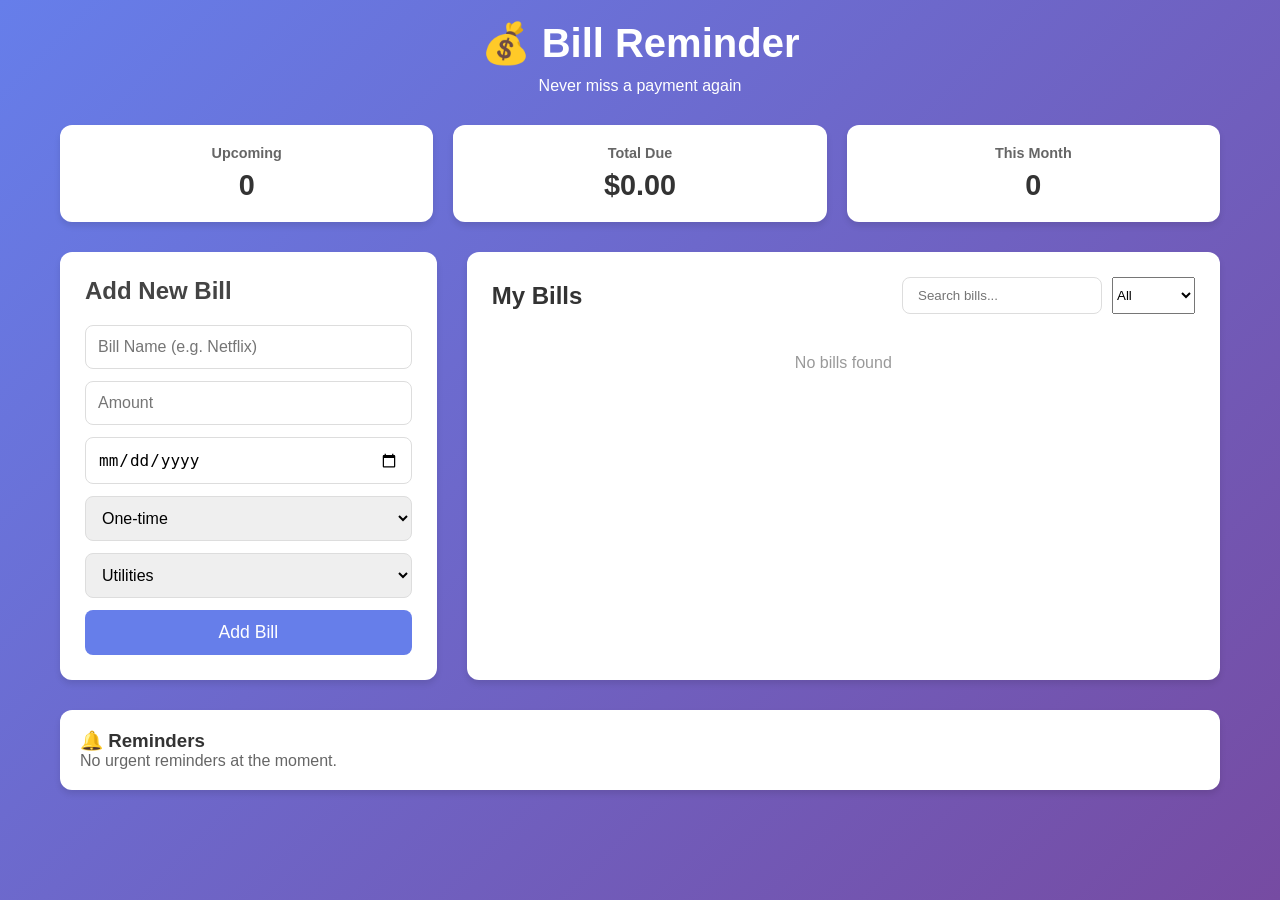
<file: index.html>
<!DOCTYPE html>
<html lang="en">
<head>
    <meta charset="UTF-8">
    <meta name="viewport" content="width=device-width, initial-scale=1.0">
    <title>Bill Reminder</title>
    <link rel="stylesheet" href="styles.css">
</head>
<body>
    <div class="container">
        <header>
            <h1>💰 Bill Reminder</h1>
            <p>Never miss a payment again</p>
        </header>

        <div class="stats">
            <div class="stat-card">
                <h3>Upcoming</h3>
                <p id="upcoming-count">0</p>
            </div>
            <div class="stat-card">
                <h3>Total Due</h3>
                <p id="total-due">$0.00</p>
            </div>
            <div class="stat-card">
                <h3>This Month</h3>
                <p id="this-month">0</p>
            </div>
        </div>

        <div class="main-content">
            <!-- Add Bill Form -->
            <section class="add-bill">
                <h2>Add New Bill</h2>
                <form id="bill-form">
                    <input type="text" id="bill-name" placeholder="Bill Name (e.g. Netflix)" required>
                    <input type="number" id="bill-amount" placeholder="Amount" step="0.01" required>
                    <input type="date" id="bill-due" required>
                    <select id="bill-recurrence">
                        <option value="one-time">One-time</option>
                        <option value="monthly">Monthly</option>
                        <option value="yearly">Yearly</option>
                    </select>
                    <select id="bill-category">
                        <option value="Utilities">Utilities</option>
                        <option value="Subscription">Subscription</option>
                        <option value="Rent">Rent</option>
                        <option value="Insurance">Insurance</option>
                        <option value="Other">Other</option>
                    </select>
                    <button type="submit">Add Bill</button>
                </form>
            </section>

            <!-- Bills List -->
            <section class="bills-list">
                <div class="list-header">
                    <h2>My Bills</h2>
                    <div class="filters">
                        <input type="text" id="search" placeholder="Search bills...">
                        <select id="filter-status">
                            <option value="all">All</option>
                            <option value="upcoming">Upcoming</option>
                            <option value="overdue">Overdue</option>
                            <option value="paid">Paid</option>
                        </select>
                    </div>
                </div>
                <ul id="bills-list" class="bills"></ul>
            </section>
        </div>

        <!-- Reminders -->
        <div id="reminders" class="reminders"></div>
    </div>

    <script src="app.js"></script>
</body>
</html>
</file>
<file: styles.css>
* {
    margin: 0;
    padding: 0;
    box-sizing: border-box;
}

body {
    font-family: -apple-system, BlinkMacSystemFont, 'Segoe UI', Roboto, sans-serif;
    background: linear-gradient(135deg, #667eea 0%, #764ba2 100%);
    min-height: 100vh;
    color: #333;
}

.container {
    max-width: 1200px;
    margin: 0 auto;
    padding: 20px;
}

header {
    text-align: center;
    color: white;
    margin-bottom: 30px;
}

header h1 {
    font-size: 2.5rem;
    margin-bottom: 10px;
}

.stats {
    display: grid;
    grid-template-columns: repeat(auto-fit, minmax(200px, 1fr));
    gap: 20px;
    margin-bottom: 30px;
}

.stat-card {
    background: white;
    padding: 20px;
    border-radius: 12px;
    box-shadow: 0 4px 6px rgba(0,0,0,0.1);
    text-align: center;
}

.stat-card h3 {
    color: #666;
    font-size: 0.9rem;
    margin-bottom: 8px;
}

.stat-card p {
    font-size: 1.8rem;
    font-weight: bold;
    color: #333;
}

.main-content {
    display: grid;
    grid-template-columns: 1fr 2fr;
    gap: 30px;
}

.add-bill {
    background: white;
    padding: 25px;
    border-radius: 12px;
    box-shadow: 0 4px 6px rgba(0,0,0,0.1);
    height: fit-content;
}

.add-bill h2 {
    margin-bottom: 20px;
    color: #444;
}

#bill-form {
    display: flex;
    flex-direction: column;
    gap: 12px;
}

#bill-form input,
#bill-form select {
    padding: 12px;
    border: 1px solid #ddd;
    border-radius: 8px;
    font-size: 1rem;
}

#bill-form button {
    padding: 12px;
    background: #667eea;
    color: white;
    border: none;
    border-radius: 8px;
    font-size: 1.1rem;
    cursor: pointer;
    transition: background 0.3s;
}

#bill-form button:hover {
    background: #5a6fd8;
}

.bills-list {
    background: white;
    padding: 25px;
    border-radius: 12px;
    box-shadow: 0 4px 6px rgba(0,0,0,0.1);
}

.list-header {
    display: flex;
    justify-content: space-between;
    align-items: center;
    margin-bottom: 20px;
    flex-wrap: wrap;
    gap: 10px;
}

.filters {
    display: flex;
    gap: 10px;
}

#search {
    padding: 10px 15px;
    border: 1px solid #ddd;
    border-radius: 8px;
    width: 200px;
}

.bills {
    list-style: none;
}

.bill-item {
    display: flex;
    justify-content: space-between;
    align-items: center;
    padding: 15px;
    border-bottom: 1px solid #eee;
    transition: background 0.2s;
}

.bill-item:hover {
    background: #f8f9fa;
}

.bill-info {
    flex: 1;
}

.bill-name {
    font-weight: 600;
    font-size: 1.1rem;
}

.bill-details {
    color: #666;
    font-size: 0.9rem;
}

.bill-amount {
    font-weight: bold;
    color: #e74c3c;
    font-size: 1.2rem;
}

.bill-actions {
    display: flex;
    gap: 8px;
}

.btn {
    padding: 8px 16px;
    border: none;
    border-radius: 6px;
    cursor: pointer;
    font-size: 0.9rem;
}

.btn-pay {
    background: #27ae60;
    color: white;
}

.btn-delete {
    background: #e74c3c;
    color: white;
}

.overdue {
    background: #fff5f5;
    border-left: 4px solid #e74c3c;
}

.upcoming {
    border-left: 4px solid #f39c12;
}

.paid {
    opacity: 0.7;
    background: #f0f8f0;
}

.reminders {
    margin-top: 30px;
    background: white;
    padding: 20px;
    border-radius: 12px;
    box-shadow: 0 4px 6px rgba(0,0,0,0.1);
}

.reminder {
    padding: 15px;
    background: #fff3cd;
    border-left: 4px solid #f39c12;
    margin-bottom: 10px;
    border-radius: 6px;
}

@media (max-width: 768px) {
    .main-content {
        grid-template-columns: 1fr;
    }
}
</file>
